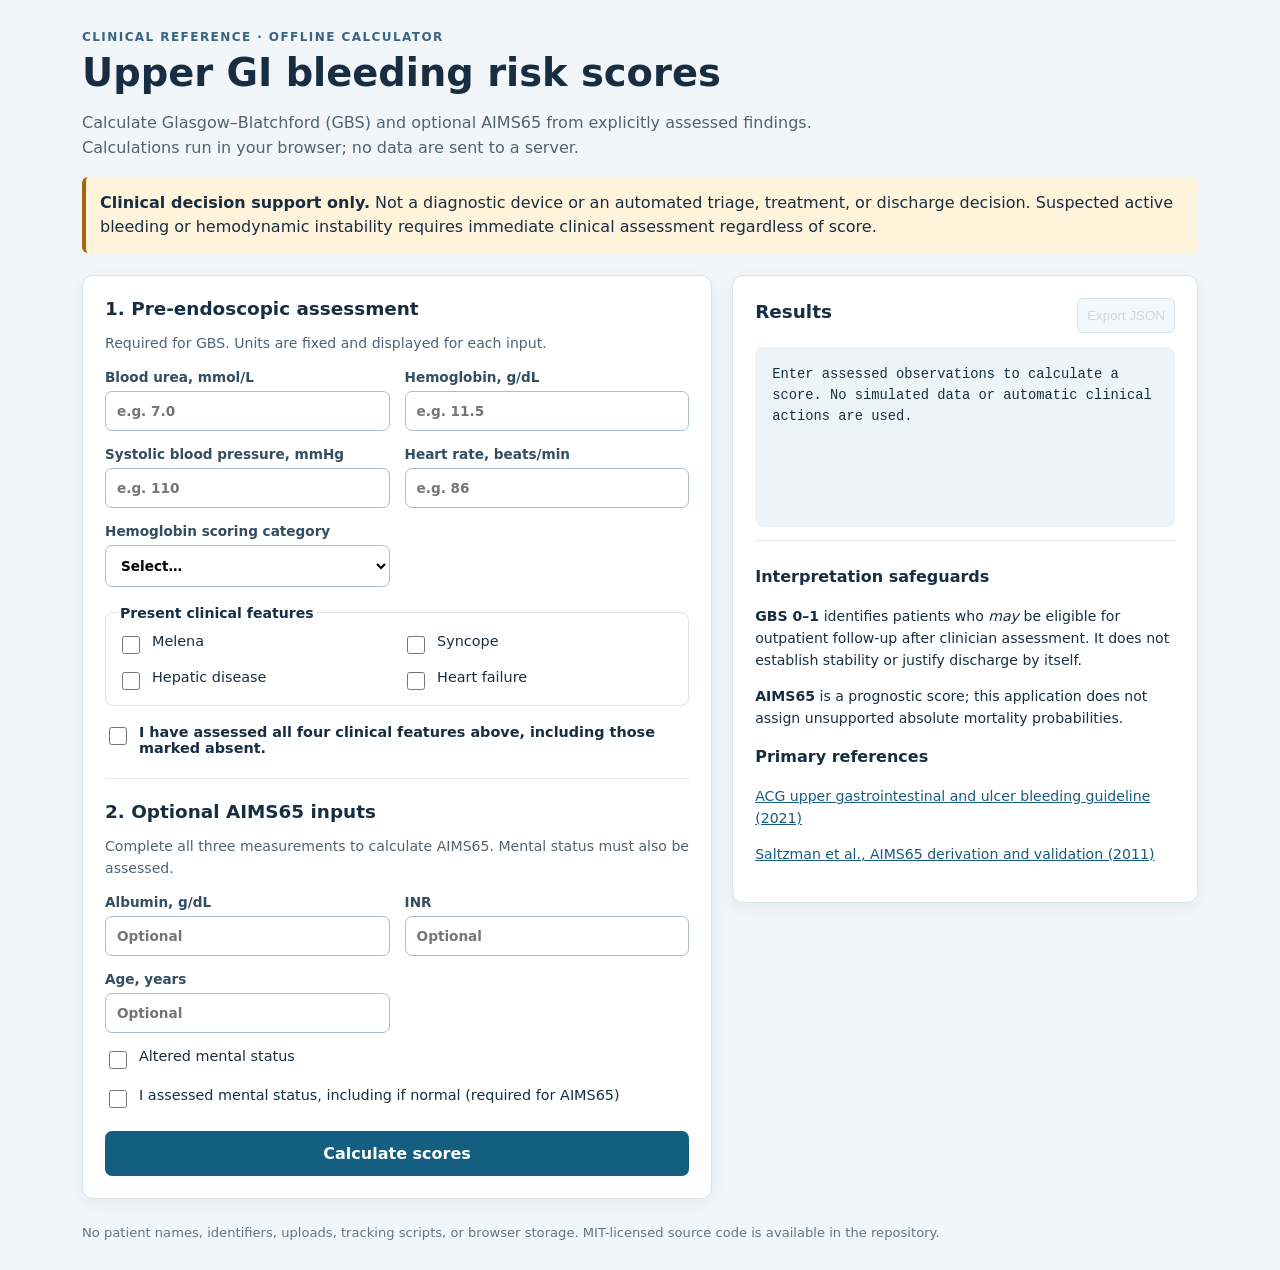
<file: index.html>
<!doctype html>
<html lang="en">
<head><meta charset="utf-8"><meta name="viewport" content="width=device-width,initial-scale=1">
<meta http-equiv="refresh" content="0;url=./web/">
<title>GI bleeding risk scores</title></head>
<body><p><a href="./web/">Open the GI bleeding risk score calculator</a></p></body>
</html>
</file>
<file: web/style.css>
:root{font-family:system-ui,sans-serif;color:#172e42;background:#f2f6f9}
*{box-sizing:border-box}body{margin:0}.container{max-width:1160px;margin:auto;padding:30px 22px}
.eyebrow{font-size:.75rem;letter-spacing:.12em;font-weight:750;color:#376582}
h1{font-size:clamp(1.8rem,3vw,2.7rem);margin:.4rem 0}h2{font-size:1.15rem;margin:0 0 8px}h3{font-size:1rem}
.lede,.subtext{color:#4f6371;line-height:1.55}.lede{max-width:800px}.subtext{font-size:.88rem}
.notice{background:#fff3dc;border-left:4px solid #a86708;padding:14px;border-radius:6px;line-height:1.5}
.layout{display:grid;grid-template-columns:1.15fr .85fr;gap:20px;margin-top:22px;align-items:start}
.panel{background:white;border:1px solid #d9e3ec;border-radius:11px;padding:22px;box-shadow:0 5px 20px #152c3b0d}
form section+section{border-top:1px solid #e0e7ed;margin-top:22px;padding-top:22px}
.fields{display:grid;grid-template-columns:repeat(2,minmax(0,1fr));gap:15px}
.fields label{font-size:.85rem;font-weight:650;color:#334d62}
input[type=number],select{display:block;width:100%;font:inherit;padding:11px;border:1px solid #a9bfcd;border-radius:7px;margin-top:6px;background:white}
fieldset{border:1px solid #d9e3ec;border-radius:8px;margin:18px 0;padding:12px}legend{font-weight:650;font-size:.88rem}
.checkgrid{display:grid;grid-template-columns:1fr 1fr;gap:12px}.checkgrid label,.confirm,.checkline{display:flex;align-items:flex-start;gap:9px;font-size:.9rem}
input[type=checkbox]{width:18px;height:18px;accent-color:#145e81;flex:none}.confirm{margin-top:15px;font-weight:650}.checkline{margin-top:15px}
.primary{width:100%;background:#145e81;color:white;border:0;border-radius:7px;margin-top:20px;padding:13px;font:inherit;font-weight:700;cursor:pointer}
.primary:hover{background:#0e4964}input:focus-visible,button:focus-visible,select:focus-visible,a:focus-visible{outline:3px solid #83bce5;outline-offset:2px}
.results-heading{display:flex;justify-content:space-between;align-items:center;gap:12px}
.results-heading button{background:#e9f3f9;border:1px solid #abc8d9;border-radius:6px;padding:9px;cursor:pointer}
button:disabled{opacity:.5;cursor:not-allowed}
pre{background:#edf4f7;padding:17px;min-height:180px;border-radius:8px;white-space:pre-wrap;overflow-wrap:anywhere;font:500 .86rem/1.55 ui-monospace,Consolas,monospace}
pre.error{color:#a52b19;background:#fff0eb}.reference{border-top:1px solid #e0e7ed;padding-top:8px;font-size:.88rem;line-height:1.55}.reference a{color:#175b81}
footer{color:#617584;font-size:.82rem;margin-top:26px}
@media(max-width:850px){.layout{grid-template-columns:1fr}.container{padding:21px 14px}.panel{padding:18px}}
@media(max-width:450px){.fields,.checkgrid{grid-template-columns:1fr}}
</file>
